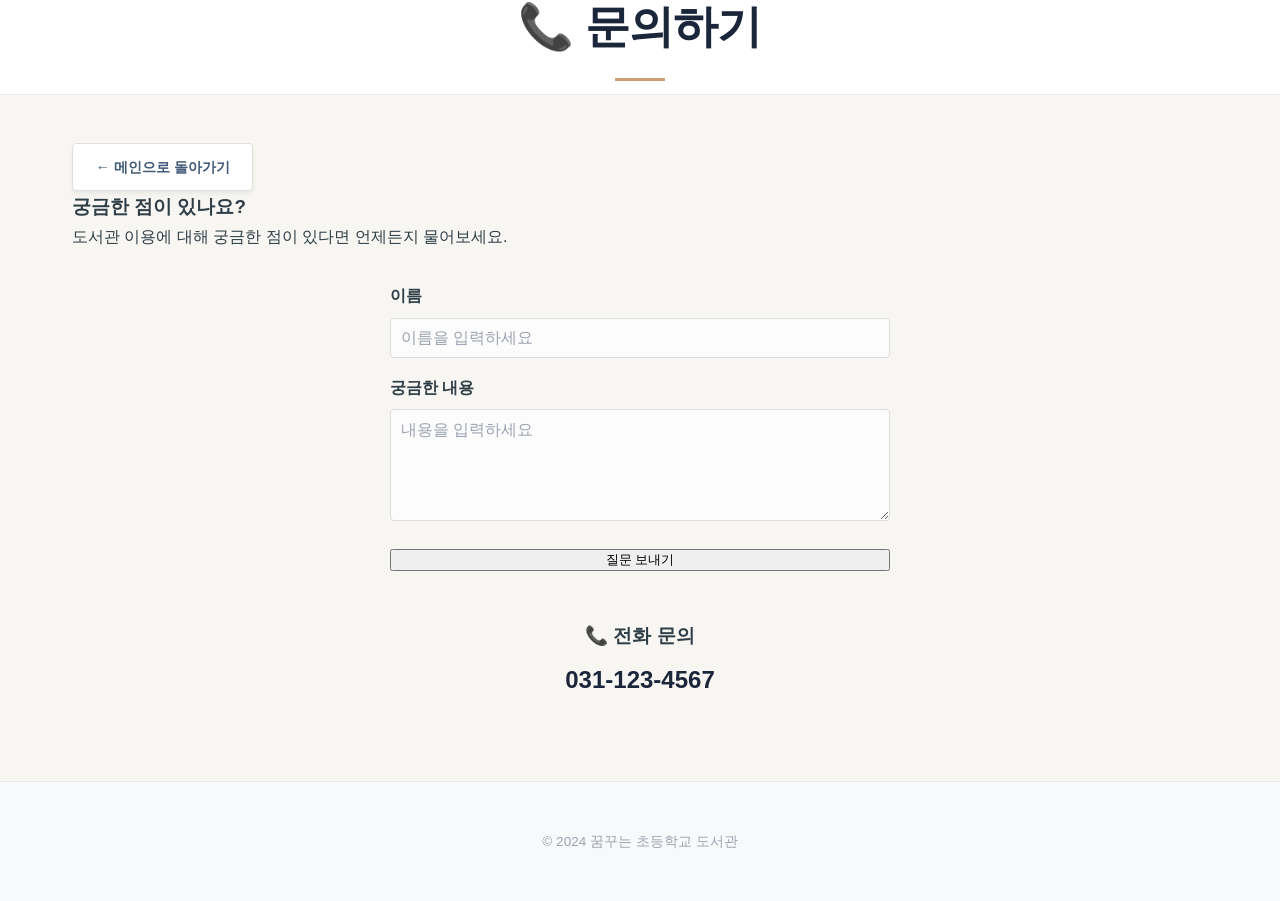
<file: contact.html>
<!DOCTYPE html>
<html lang="ko">

<head>
    <meta charset="UTF-8">
    <meta name="viewport" content="width=device-width, initial-scale=1.0">
    <title>문의하기 - 꿈꾸는 도서관</title>
    <link rel="stylesheet" href="style.css">
</head>

<body>
    <header>
        <h1>📞 문의하기</h1>
    </header>
    <div class="container">
        <a href="index.html" class="back-link">← 메인으로 돌아가기</a>
        <section class="page-content">
            <div class="hero">
                <h3>궁금한 점이 있나요?</h3>
                <p>도서관 이용에 대해 궁금한 점이 있다면 언제든지 물어보세요.</p>
                <div
                    style="margin-top: 2rem; max-width: 500px; margin-left: auto; margin-right: auto; text-align: left;">
                    <label style="display: block; margin-bottom: 0.5rem; font-weight: bold;">이름</label>
                    <input type="text" placeholder="이름을 입력하세요"
                        style="width: 100%; padding: 10px; margin-bottom: 1rem; border: 1px solid #ddd; border-radius: 4px;">

                    <label style="display: block; margin-bottom: 0.5rem; font-weight: bold;">궁금한 내용</label>
                    <textarea rows="5" placeholder="내용을 입력하세요"
                        style="width: 100%; padding: 10px; margin-bottom: 1rem; border: 1px solid #ddd; border-radius: 4px;"></textarea>

                    <button class="btn" style="width: 100%;">질문 보내기</button>
                </div>
            </div>
            <div style="text-align: center; margin-top: 3rem;">
                <h3>📞 전화 문의</h3>
                <p style="font-size: 1.5rem; color: var(--primary-color); font-weight: bold; margin-top: 0.5rem;">
                    031-123-4567</p>
            </div>
        </section>
    </div>
    <footer>
        <p>&copy; 2024 꿈꾸는 초등학교 도서관</p>
    </footer>
</body>

</html>
</file>
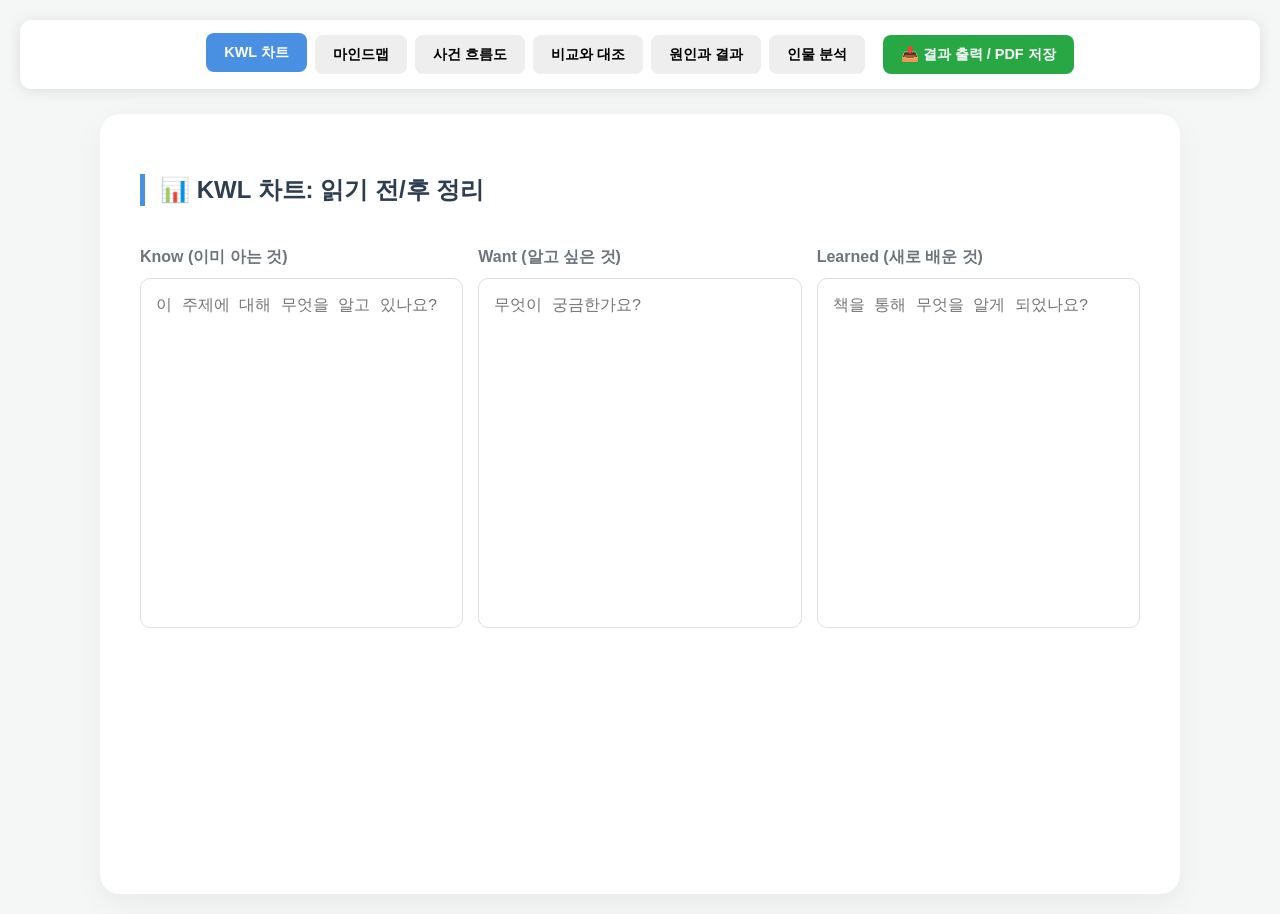
<file: graphicorganize_01.html>
<!DOCTYPE html>
<html lang="ko">
<head>
    <meta charset="UTF-8">
    <meta name="viewport" content="width=device-width, initial-scale=1.0">
    <title>중학생용 독서 전략 통합 워크시트</title>
    <style>
        :root {
            --primary: #4a90e2;
            --secondary: #6c757d;
            --success: #28a745;
            --bg: #f4f7f6;
        }

        body { font-family: 'Pretendard', -apple-system, sans-serif; background: var(--bg); margin: 0; padding: 20px; color: #333; }
        
        /* 메뉴 상단바 */
        .nav-menu { 
            position: sticky; top: 0; background: white; padding: 15px; 
            box-shadow: 0 2px 15px rgba(0,0,0,0.1); display: flex; 
            justify-content: center; gap: 8px; flex-wrap: wrap; z-index: 1000;
            border-radius: 12px; margin-bottom: 25px;
        }
        
        .nav-menu button { 
            padding: 10px 18px; border: none; border-radius: 8px; 
            background: #eee; cursor: pointer; font-weight: 600; transition: all 0.2s;
            font-size: 0.9rem;
        }
        
        .nav-menu button.active { background: var(--primary); color: white; transform: translateY(-2px); }
        .nav-menu button:hover { background: #e0e0e0; }
        .nav-menu button.print-btn { background: var(--success); color: white; margin-left: 10px; }

        .workspace { max-width: 1000px; margin: 0 auto; background: white; padding: 40px; border-radius: 20px; min-height: 700px; box-shadow: 0 10px 30px rgba(0,0,0,0.05); }
        
        .tool-content { display: none; animation: fadeIn 0.4s ease; }
        .tool-content.active { display: block; }

        @keyframes fadeIn { from { opacity: 0; transform: translateY(10px); } to { opacity: 1; transform: translateY(0); } }

        h2 { border-left: 5px solid var(--primary); padding-left: 15px; margin-bottom: 25px; color: #2c3e50; }
        h3 { font-size: 1rem; color: var(--secondary); margin-bottom: 10px; }
        
        textarea { width: 100%; border: 1.5px solid #e0e0e0; border-radius: 10px; padding: 15px; resize: none; font-size: 1rem; box-sizing: border-box; line-height: 1.5; }
        textarea:focus { border-color: var(--primary); outline: none; background: #fafafa; }

        /* 1. KWL 레이아웃 */
        .kwl-grid { display: grid; grid-template-columns: repeat(3, 1fr); gap: 15px; }

        /* 2. 마인드맵 레이아웃 */
        .mindmap-grid { display: grid; grid-template-columns: 1fr 1.2fr 1fr; gap: 20px; align-items: center; }
        .center-box { border: 2px dashed var(--primary); background: #f0f7ff; height: 120px; }

        /* 3. 흐름도 레이아웃 */
        .flow-container { display: flex; flex-direction: column; align-items: center; gap: 10px; }
        .arrow { font-size: 20px; color: #ccc; font-weight: bold; }

        /* 4. 벤다이어그램 레이아웃 */
        .venn-wrapper { display: flex; justify-content: center; position: relative; height: 380px; margin-top: 20px; }
        .venn-circle { width: 320px; height: 320px; border: 2px solid var(--primary); border-radius: 50%; padding: 50px; position: absolute; box-sizing: border-box; }
        .circle-a { left: 150px; background: rgba(74, 144, 226, 0.1); }
        .circle-b { right: 150px; background: rgba(243, 156, 18, 0.1); border-color: #f39c12; }

        /* 5. 원인/결과 & 6. 인물분석 */
        .split-grid { display: grid; grid-template-columns: 1fr 1fr; gap: 20px; }

        /* 인쇄 설정 */
        @media print {
            .nav-menu { display: none; }
            body { background: white; padding: 0; }
            .workspace { box-shadow: none; width: 100%; padding: 0; }
            .tool-content { display: block !important; page-break-after: always; border-bottom: 1px solid #eee; padding-bottom: 50px; }
            textarea { border: 1px solid #000; }
        }
    </style>
</head>
<body>

<div class="nav-menu">
    <button onclick="openTab('kwl')" id="btn-kwl" class="active">KWL 차트</button>
    <button onclick="openTab('mindmap')" id="btn-mindmap">마인드맵</button>
    <button onclick="openTab('flow')" id="btn-flow">사건 흐름도</button>
    <button onclick="openTab('venn')" id="btn-venn">비교와 대조</button>
    <button onclick="openTab('cause')" id="btn-cause">원인과 결과</button>
    <button onclick="openTab('char')" id="btn-char">인물 분석</button>
    <button class="print-btn" onclick="window.print()">📥 결과 출력 / PDF 저장</button>
</div>

<div class="workspace">
    <div id="kwl" class="tool-content active">
        <h2>📊 KWL 차트: 읽기 전/후 정리</h2>
        <div class="kwl-grid">
            <div>
                <h3>Know (이미 아는 것)</h3>
                <textarea style="height: 350px;" placeholder="이 주제에 대해 무엇을 알고 있나요?"></textarea>
            </div>
            <div>
                <h3>Want (알고 싶은 것)</h3>
                <textarea style="height: 350px;" placeholder="무엇이 궁금한가요?"></textarea>
            </div>
            <div>
                <h3>Learned (새로 배운 것)</h3>
                <textarea style="height: 350px;" placeholder="책을 통해 무엇을 알게 되었나요?"></textarea>
            </div>
        </div>
    </div>

    <div id="mindmap" class="tool-content">
        <h2>🧠 마인드맵: 생각 확장하기</h2>
        <div class="mindmap-grid">
            <textarea placeholder="핵심 키워드 1" style="height: 100px;"></textarea>
            <textarea class="center-box" placeholder="중심 주제 (책 제목)"></textarea>
            <textarea placeholder="핵심 키워드 2" style="height: 100px;"></textarea>
            <textarea placeholder="핵심 키워드 3" style="height: 100px;"></textarea>
            <div style="text-align: center; color: #999;">연관된 생각을 뻗어나가세요</div>
            <textarea placeholder="핵심 키워드 4" style="height: 100px;"></textarea>
        </div>
    </div>

    <div id="flow" class="tool-content">
        <h2>🛤️ 사건 흐름도: 스토리 전개</h2>
        <div class="flow-container">
            <textarea placeholder="발단: 배경과 인물 소개" style="height: 80px;"></textarea>
            <div class="arrow">▼</div>
            <textarea placeholder="전개: 사건의 시작" style="height: 80px;"></textarea>
            <div class="arrow">▼</div>
            <textarea placeholder="절정: 갈등의 최고조" style="height: 80px;"></textarea>
            <div class="arrow">▼</div>
            <textarea placeholder="결말: 해결 및 교훈" style="height: 80px;"></textarea>
        </div>
    </div>

    <div id="venn" class="tool-content">
        <h2>⚖️ 비교와 대조 (벤다이어그램)</h2>
        <div class="venn-wrapper">
            <div class="venn-circle circle-a"><textarea placeholder="대상 A의 특징" style="height: 200px; background: transparent; border: none;"></textarea></div>
            <div class="venn-circle circle-b"><textarea placeholder="대상 B의 특징" style="height: 200px; background: transparent; border: none;"></textarea></div>
        </div>
        <p style="text-align: center; color: #666; margin-top: -30px;">※ 공통점은 겹치는 부분에, 차이점은 바깥쪽에 적으세요.</p>
    </div>

    <div id="cause" class="tool-content">
        <h2>🔍 원인과 결과 분석</h2>
        <div class="split-grid">
            <div>
                <h3>원인 (Why?)</h3>
                <textarea style="height: 300px;" placeholder="어떤 사건이나 행동의 원인을 적어보세요."></textarea>
            </div>
            <div>
                <h3>결과 (So What?)</h3>
                <textarea style="height: 300px;" placeholder="그로 인해 어떤 변화가 생겼나요?"></textarea>
            </div>
        </div>
    </div>

    <div id="char" class="tool-content">
        <h2>👤 인물 분석 스파이더맵</h2>
        <div class="split-grid">
            <textarea style="height: 150px;" placeholder="인물의 성격/특징"></textarea>
            <textarea style="height: 150px;" placeholder="인물의 가치관/생각"></textarea>
            <textarea style="height: 150px;" placeholder="다른 인물과의 관계"></textarea>
            <textarea style="height: 150px;" placeholder="내가 본 이 인물의 장단점"></textarea>
        </div>
    </div>
</div>

<script>
    function openTab(tabId) {
        // 모든 섹션 비활성화
        document.querySelectorAll('.tool-content').forEach(content => {
            content.classList.remove('active');
        });
        // 모든 버튼 비활성화
        document.querySelectorAll('.nav-menu button').forEach(btn => {
            btn.classList.remove('active');
        });
        
        // 선택한 섹션 및 버튼 활성화
        document.getElementById(tabId).classList.add('active');
        document.getElementById('btn-' + tabId).classList.add('active');
    }
</script>

</body>
</html>
</file>
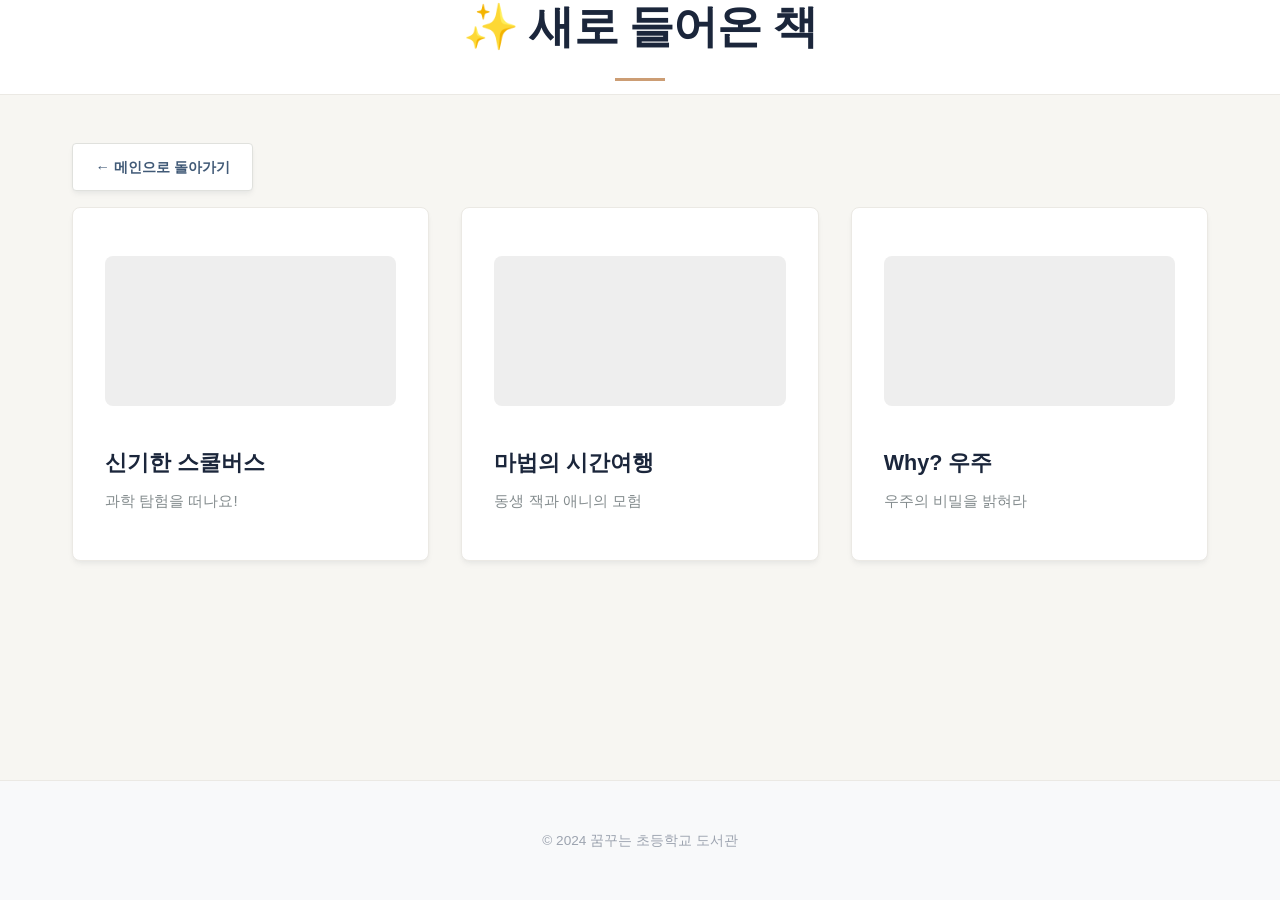
<file: new_arrivals.html>
<!DOCTYPE html>
<html lang="ko">

<head>
    <meta charset="UTF-8">
    <meta name="viewport" content="width=device-width, initial-scale=1.0">
    <title>신간 도서 - 꿈꾸는 도서관</title>
    <link rel="stylesheet" href="style.css">
</head>

<body>
    <header>
        <h1>✨ 새로 들어온 책</h1>
    </header>
    <div class="container">
        <a href="index.html" class="back-link">← 메인으로 돌아가기</a>
        <section class="page-content">
            <div class="menu-grid">
                <!-- Example Items -->
                <div class="menu-item" style="height: auto; align-items: start; text-align: left;">
                    <div style="width: 100%; height: 150px; background: #eee; border-radius: 8px; margin-bottom: 1rem;">
                    </div>
                    <h3>신기한 스쿨버스</h3>
                    <p>과학 탐험을 떠나요!</p>
                </div>
                <div class="menu-item" style="height: auto; align-items: start; text-align: left;">
                    <div style="width: 100%; height: 150px; background: #eee; border-radius: 8px; margin-bottom: 1rem;">
                    </div>
                    <h3>마법의 시간여행</h3>
                    <p>동생 잭과 애니의 모험</p>
                </div>
                <div class="menu-item" style="height: auto; align-items: start; text-align: left;">
                    <div style="width: 100%; height: 150px; background: #eee; border-radius: 8px; margin-bottom: 1rem;">
                    </div>
                    <h3>Why? 우주</h3>
                    <p>우주의 비밀을 밝혀라</p>
                </div>
            </div>
        </section>
    </div>
    <footer>
        <p>&copy; 2024 꿈꾸는 초등학교 도서관</p>
    </footer>
</body>

</html>
</file>
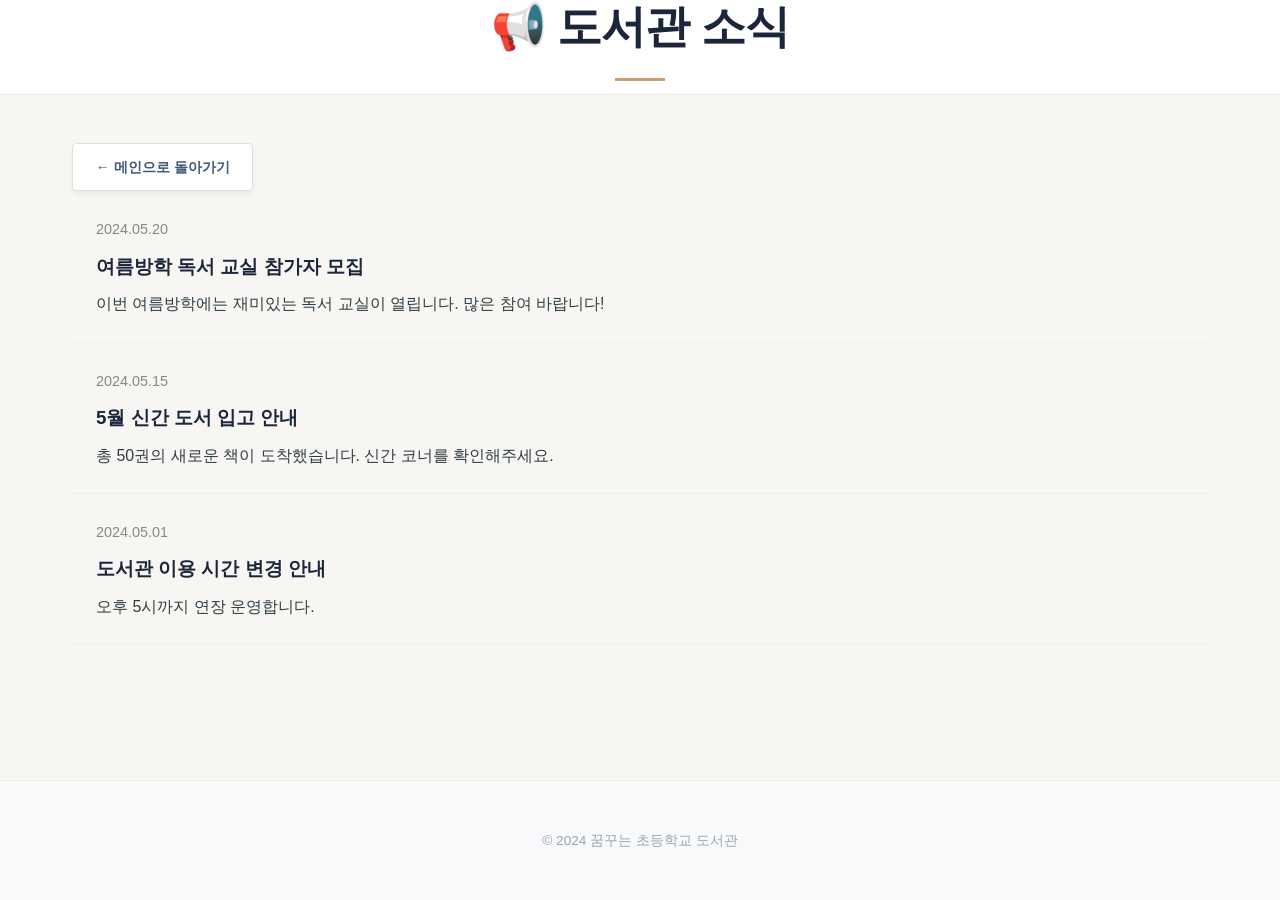
<file: notices.html>
<!DOCTYPE html>
<html lang="ko">

<head>
    <meta charset="UTF-8">
    <meta name="viewport" content="width=device-width, initial-scale=1.0">
    <title>공지사항 - 꿈꾸는 도서관</title>
    <link rel="stylesheet" href="style.css">
</head>

<body>
    <header>
        <h1>📢 도서관 소식</h1>
    </header>
    <div class="container">
        <a href="index.html" class="back-link">← 메인으로 돌아가기</a>
        <section class="page-content">
            <ul style="list-style: none;">
                <li style="padding: 1.5rem; border-bottom: 1px solid #eee;">
                    <span style="color: #888; font-size: 0.9rem;">2024.05.20</span>
                    <h3 style="margin-top: 0.5rem; color: var(--primary-color);">여름방학 독서 교실 참가자 모집</h3>
                    <p style="margin-top: 0.5rem;">이번 여름방학에는 재미있는 독서 교실이 열립니다. 많은 참여 바랍니다!</p>
                </li>
                <li style="padding: 1.5rem; border-bottom: 1px solid #eee;">
                    <span style="color: #888; font-size: 0.9rem;">2024.05.15</span>
                    <h3 style="margin-top: 0.5rem; color: var(--primary-color);">5월 신간 도서 입고 안내</h3>
                    <p style="margin-top: 0.5rem;">총 50권의 새로운 책이 도착했습니다. 신간 코너를 확인해주세요.</p>
                </li>
                <li style="padding: 1.5rem; border-bottom: 1px solid #eee;">
                    <span style="color: #888; font-size: 0.9rem;">2024.05.01</span>
                    <h3 style="margin-top: 0.5rem; color: var(--primary-color);">도서관 이용 시간 변경 안내</h3>
                    <p style="margin-top: 0.5rem;">오후 5시까지 연장 운영합니다.</p>
                </li>
            </ul>
        </section>
    </div>
    <footer>
        <p>&copy; 2024 꿈꾸는 초등학교 도서관</p>
    </footer>
</body>

</html>
</file>
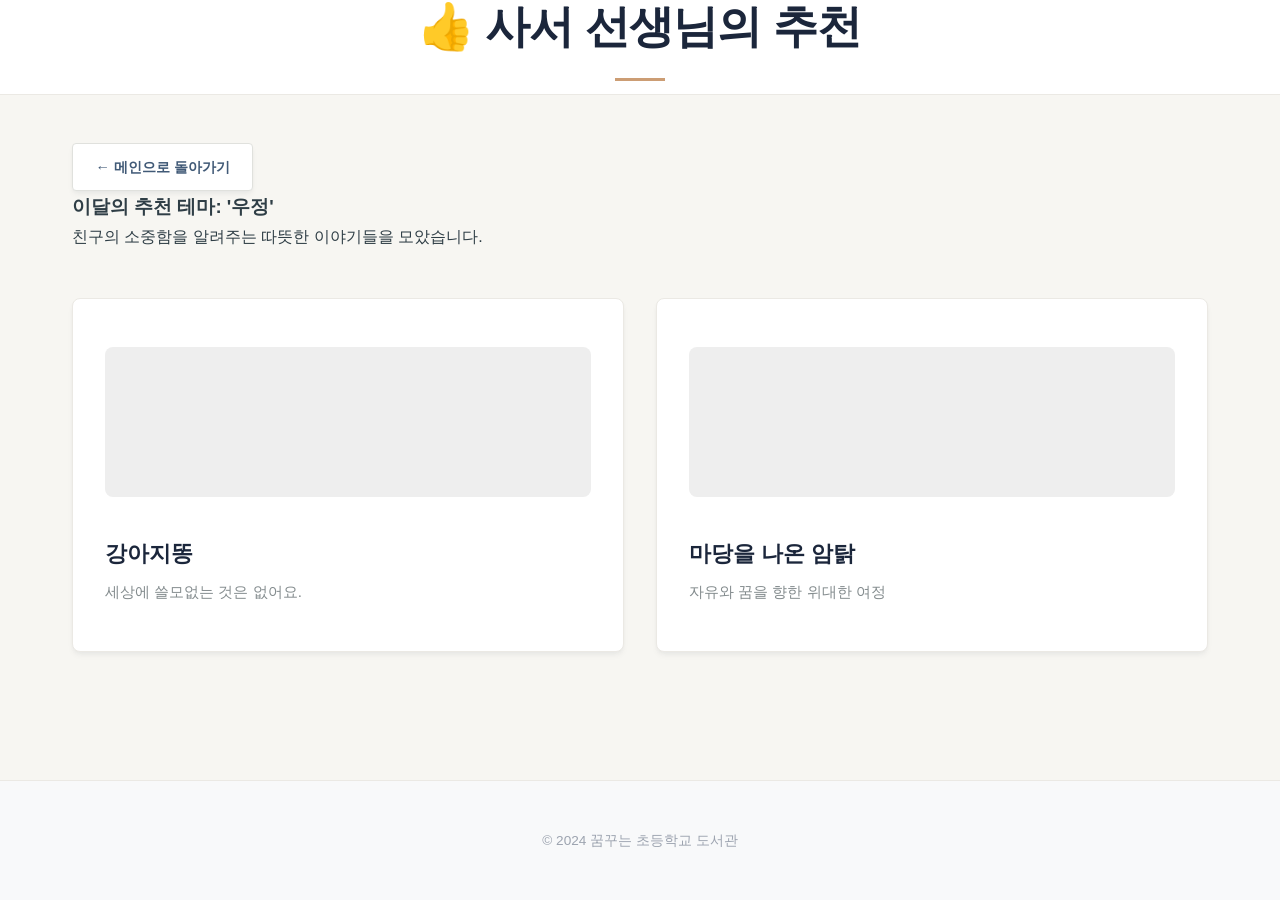
<file: recommended.html>
<!DOCTYPE html>
<html lang="ko">

<head>
    <meta charset="UTF-8">
    <meta name="viewport" content="width=device-width, initial-scale=1.0">
    <title>추천 도서 - 꿈꾸는 도서관</title>
    <link rel="stylesheet" href="style.css">
</head>

<body>
    <header>
        <h1>👍 사서 선생님의 추천</h1>
    </header>
    <div class="container">
        <a href="index.html" class="back-link">← 메인으로 돌아가기</a>
        <section class="page-content">
            <div class="hero" style="margin-bottom: 2rem;">
                <h3>이달의 추천 테마: '우정'</h3>
                <p>친구의 소중함을 알려주는 따뜻한 이야기들을 모았습니다.</p>
            </div>
            <div class="menu-grid">
                <div class="menu-item" style="height: auto; align-items: start; text-align: left;">
                    <div style="width: 100%; height: 150px; background: #eee; border-radius: 8px; margin-bottom: 1rem;">
                    </div>
                    <h3>강아지똥</h3>
                    <p>세상에 쓸모없는 것은 없어요.</p>
                </div>
                <div class="menu-item" style="height: auto; align-items: start; text-align: left;">
                    <div style="width: 100%; height: 150px; background: #eee; border-radius: 8px; margin-bottom: 1rem;">
                    </div>
                    <h3>마당을 나온 암탉</h3>
                    <p>자유와 꿈을 향한 위대한 여정</p>
                </div>
            </div>
        </section>
    </div>
    <footer>
        <p>&copy; 2024 꿈꾸는 초등학교 도서관</p>
    </footer>
</body>

</html>
</file>
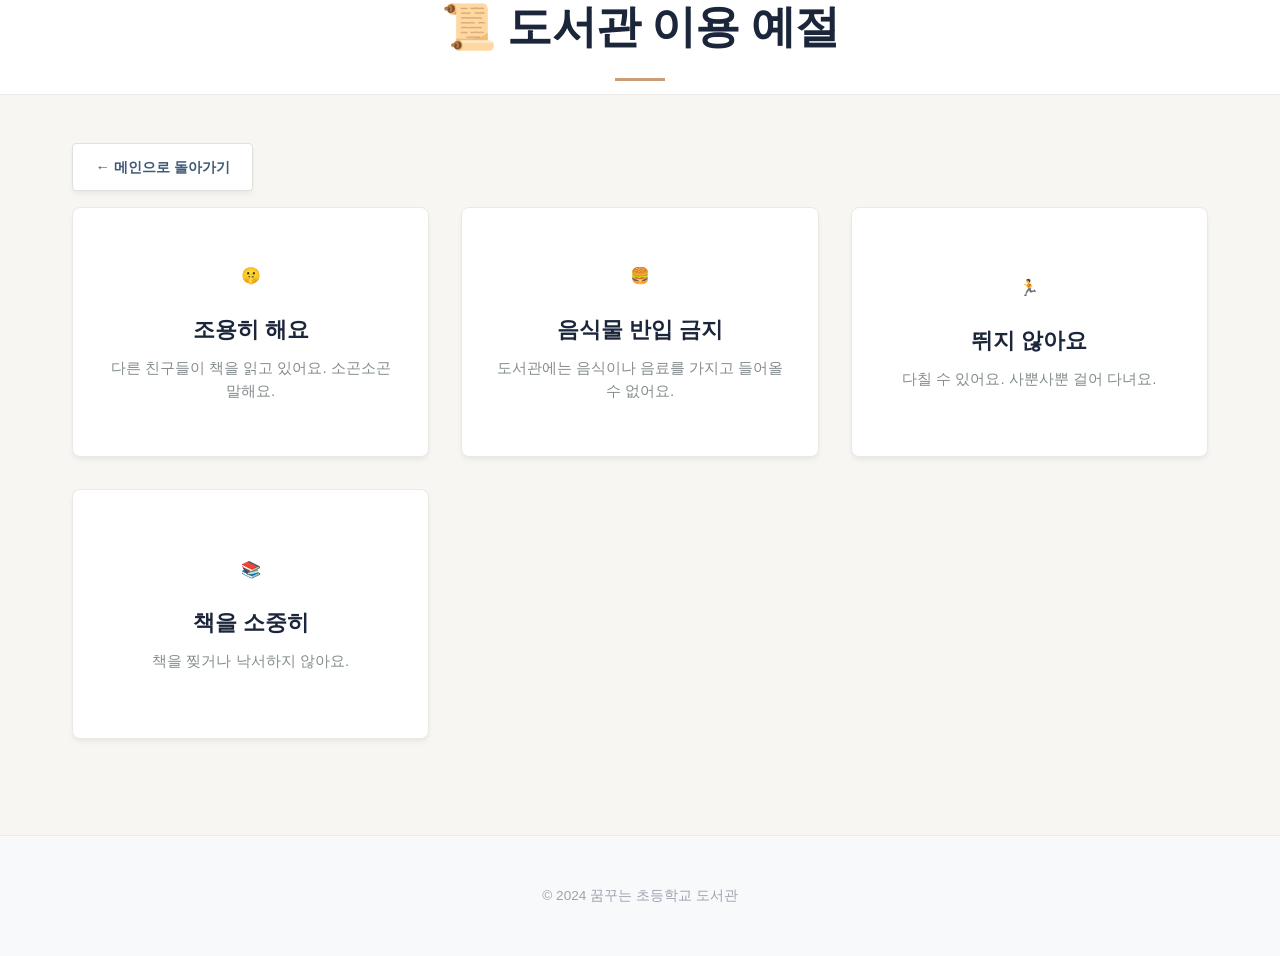
<file: rules.html>
<!DOCTYPE html>
<html lang="ko">

<head>
    <meta charset="UTF-8">
    <meta name="viewport" content="width=device-width, initial-scale=1.0">
    <title>이용 예절 - 꿈꾸는 도서관</title>
    <link rel="stylesheet" href="style.css">
</head>

<body>
    <header>
        <h1>📜 도서관 이용 예절</h1>
    </header>
    <div class="container">
        <a href="index.html" class="back-link">← 메인으로 돌아가기</a>
        <section class="page-content">
            <div class="menu-grid">
                <div class="menu-item" style="cursor: default; transform: none; box-shadow: var(--shadow-sm);">
                    <span>🤫</span>
                    <h3>조용히 해요</h3>
                    <p>다른 친구들이 책을 읽고 있어요. 소곤소곤 말해요.</p>
                </div>
                <div class="menu-item" style="cursor: default; transform: none; box-shadow: var(--shadow-sm);">
                    <span>🍔</span>
                    <h3>음식물 반입 금지</h3>
                    <p>도서관에는 음식이나 음료를 가지고 들어올 수 없어요.</p>
                </div>
                <div class="menu-item" style="cursor: default; transform: none; box-shadow: var(--shadow-sm);">
                    <span>🏃</span>
                    <h3>뛰지 않아요</h3>
                    <p>다칠 수 있어요. 사뿐사뿐 걸어 다녀요.</p>
                </div>
                <div class="menu-item" style="cursor: default; transform: none; box-shadow: var(--shadow-sm);">
                    <span>📚</span>
                    <h3>책을 소중히</h3>
                    <p>책을 찢거나 낙서하지 않아요.</p>
                </div>
            </div>
        </section>
    </div>
    <footer>
        <p>&copy; 2024 꿈꾸는 초등학교 도서관</p>
    </footer>
</body>

</html>
</file>
<file: style.css>
:root {

  /* Print Optimization (A4 Fit) */
  @media print {
    @page {
      size: A4;
      margin: 10mm;
    }

    /* Hide Non-Essential Elements */
    .sidebar,
    .page-header-actions,
    .submit-btn,
    .page-header-actions button,
    .page-header-actions a,
    header button,
    header a,
    .node-actions,
    iframe,
    #globalSubmitBtn,
    #studentInfoPanel button,
    .sidebar-footer,
    #admin-login-trigger,
    .admin-login-trigger,
    footer {
      display: none !important;
    }

    /* Reset Layout */
    body,
    html {
      width: 100%;
      margin: 0;
      padding: 0;
      background: white !important;
      -webkit-print-color-adjust: exact;
      print-color-adjust: exact;
    }

    .main-layout {
      display: block;
      width: 100%;
    }

    /* Content Scaling */
    .container,
    .workspace,
    .canvas-wrapper {
      width: 100% !important;
      max-width: 100% !important;
      margin: 0 !important;
      padding: 0 !important;
      box-shadow: none !important;
      border: none !important;
    }

    /* Auto-fit Scale for wider content */
    body {
      zoom: 90%;
    }

    /* Ensure Inputs are visible (Print values) */
    input,
    textarea {
      border: 1px solid #eee;
      /* Light border */
      background: transparent;
      resize: none;
      font-size: 11pt;
    }
  }

  /* --- Beige & Navy Premium Theme Variables --- */
  --primary-color: #1B263B;
  /* Deep Classic Navy */
  --secondary-color: #415A77;
  /* Softer Blue-Grey */
  --accent-color: #C08552;
  /* Warm Leather/Gold tone for subtle highlights */

  --bg-color: #F7F6F2;
  /* Warm Creamy Beige */
  --card-bg: #FFFFFF;
  --header-bg: #FFFFFF;

  --text-color: #2F3E46;
  /* Dark Charcoal with Navy tint */
  --text-muted: #848c8e;

  --font-main: 'SUIT',
  -apple-system,
  BlinkMacSystemFont,
  "Segoe UI",
  Roboto,
  "Helvetica Neue",
  Arial,
  sans-serif;

  /* Soft, Warm Shadows */
  --shadow-sm: 0 4px 6px -1px rgba(27, 38, 59, 0.05),
  0 2px 4px -1px rgba(27, 38, 59, 0.03);
  --shadow-md: 0 10px 15px -3px rgba(27, 38, 59, 0.08),
  0 4px 6px -2px rgba(27, 38, 59, 0.04);
  --shadow-lg: 0 20px 25px -5px rgba(27, 38, 59, 0.08),
  0 10px 10px -5px rgba(27, 38, 59, 0.03);
  --shadow-hover: 0 20px 30px -10px rgba(27, 38, 59, 0.15);

  --radius: 8px;
  /* Slightly more squared for "Classic" feel */
  --transition: all 0.3s cubic-bezier(0.4, 0, 0.2, 1);
}

* {
  box-sizing: border-box;
  margin: 0;
  padding: 0;
}

body {
  font-family: var(--font-main);
  background: var(--bg-color);
  color: var(--text-color);
  line-height: 1.7;
  display: flex;
  flex-direction: column;
  min-height: 100vh;
  -webkit-font-smoothing: antialiased;
}

/* Header (Classic Premium) */
header {
  background: var(--header-bg);
  padding: 0;
  text-align: center;
  margin-bottom: 3rem;
  border-bottom: 1px solid #EBE9E4;
  position: relative;
  overflow: hidden;
}

/* Top Bar - Navy */
.header-top-bar {
  background: var(--primary-color);
  padding: 10px 2rem;
  text-align: left;
  display: flex;
  align-items: center;
}

.brand-label {
  font-size: 0.85rem;
  font-weight: 600;
  color: #E0E1DD;
  /* Off-white text */
  letter-spacing: 0.05em;
  text-transform: uppercase;
  font-family: var(--font-main);
}

/* Hero Section */
.header-main {
  padding: 4.5rem 1rem 4rem;
  background: linear-gradient(to bottom, #FFFFFF 0%, #F7F6F2 100%);
}

header h1 {
  font-size: 2.8rem;
  margin-bottom: 0.8rem;
  font-weight: 700;
  color: var(--primary-color);
  letter-spacing: -0.02em;
  line-height: 1.2;
  font-family: var(--font-main);
}

header p {
  font-size: 1.2rem;
  color: var(--secondary-color);
  font-weight: 400;
  margin-top: 0.8rem;
  font-family: 'Suit', serif;
}

/* Refined Underline Accent */
header h1::after {
  content: '';
  display: block;
  width: 50px;
  height: 3px;
  background: var(--accent-color);
  margin: 24px auto 0;
  opacity: 0.8;
}

/* Container */
.container {
  max-width: 1200px;
  margin: 0 auto;
  padding: 0 2rem 5rem;
  width: 100%;
  flex: 1;
}

/* Navigation Grid */
.menu-grid {
  display: grid;
  grid-template-columns: repeat(auto-fit, minmax(280px, 1fr));
  gap: 2rem;
  padding: 1rem 0;
}

.menu-item {
  background: var(--card-bg);
  border-radius: var(--radius);
  padding: 3rem 2rem;
  text-align: center;
  text-decoration: none;
  color: var(--text-color);
  transition: var(--transition);
  box-shadow: var(--shadow-sm);
  border: 1px solid #EBE9E4;
  position: relative;
  overflow: hidden;
  display: flex;
  flex-direction: column;
  align-items: center;
  justify-content: center;
  height: 250px;
}

/* Hover Effects */
.menu-item:hover {
  transform: translateY(-6px);
  box-shadow: var(--shadow-hover);
  border-color: var(--secondary-color);
}

.menu-item h3 {
  font-size: 1.35rem;
  margin: 1.4rem 0 0.5rem;
  font-weight: 700;
  color: var(--primary-color);
  transition: color 0.2s;
}

.menu-item:hover h3 {
  color: var(--accent-color);
}

.menu-item .icon {
  font-size: 3.8rem;
  margin-bottom: 0.5rem;
  display: block;
  color: var(--secondary-color);
  transition: transform 0.3s cubic-bezier(0.34, 1.56, 0.64, 1), color 0.3s;
}

.menu-item:hover .icon {
  transform: scale(1.05);
  color: var(--primary-color);
}

.menu-item p {
  font-size: 0.95rem;
  color: var(--text-muted);
  line-height: 1.5;
}

/* Page Headers */
.page-header-actions {
  display: flex;
  justify-content: space-between;
  align-items: center;
  margin-bottom: 2rem;
  flex-wrap: wrap;
  gap: 15px;
}

.back-link {
  display: inline-flex;
  align-items: center;
  padding: 0.7rem 1.4rem;
  background: white;
  color: var(--secondary-color);
  border-radius: 4px;
  /* Less rounded for classic look */
  text-decoration: none;
  font-weight: 600;
  box-shadow: var(--shadow-sm);
  transition: var(--transition);
  border: 1px solid #E0E1DD;
  font-size: 0.9rem;
}

.back-link:hover {
  color: var(--primary-color);
  border-color: var(--primary-color);
  box-shadow: var(--shadow-md);
  transform: translateX(-2px);
}

/* Workspace */
.workspace {
  background: white;
  padding: 4rem;
  border-radius: 12px;
  box-shadow: 0 1px 3px rgba(0, 0, 0, 0.05);
  min-height: 600px;
  border: 1px solid #EBE9E4;
}

h2 {
  color: var(--primary-color);
  margin-bottom: 25px;
  font-weight: 700;
  border-left: 4px solid var(--accent-color);
  padding-left: 15px;
}

/* Forms & Inputs (Classic) */
textarea,
input[type="text"],
input[type="date"],
input[type="password"] {
  width: 100%;
  border: 1px solid #D1D5DB;
  /* Neutral grey border */
  border-radius: 6px;
  padding: 12px 16px;
  font-family: inherit;
  font-size: 1rem;
  color: #374151;
  background: #FCFCFD;
  transition: var(--transition);
}

textarea:focus,
input:focus {
  border-color: var(--primary-color);
  background: white;
  outline: none;
  box-shadow: 0 0 0 3px rgba(27, 38, 59, 0.1);
}

::placeholder {
  color: #9CA3AF;
}

/* Buttons */
.btn-primary {
  background: var(--primary-color);
  color: white;
  border: none;
  border-radius: 6px;
  padding: 12px 24px;
  font-size: 0.95rem;
  font-weight: 600;
  cursor: pointer;
  transition: var(--transition);
  box-shadow: 0 4px 6px rgba(27, 38, 59, 0.2);
}

.btn-primary:hover {
  background: #101928;
  /* Darker Navy */
  transform: translateY(-2px);
  box-shadow: 0 6px 12px rgba(27, 38, 59, 0.3);
}

/* Layout Grids */
.kwl-grid {
  display: grid;
  grid-template-columns: repeat(3, 1fr);
  gap: 25px;
}

.mindmap-grid {
  display: grid;
  grid-template-columns: 1fr 1.2fr 1fr;
  gap: 30px;
  align-items: center;
}

.split-grid {
  display: grid;
  grid-template-columns: 1fr 1fr;
  gap: 30px;
}

.center-box {
  border: 2px dashed var(--secondary-color);
  background: #F8F9FA;
  display: flex;
  align-items: center;
  justify-content: center;
  height: 140px;
  border-radius: 8px;
  color: var(--primary-color);
  font-weight: 600;
}

/* Modal */
.modal-overlay {
  position: fixed;
  top: 0;
  left: 0;
  width: 100%;
  height: 100%;
  background: rgba(27, 38, 59, 0.5);
  backdrop-filter: blur(2px);
  display: flex;
  align-items: center;
  justify-content: center;
  visibility: hidden;
  opacity: 0;
  transition: 0.3s;
  z-index: 2000;
}

.modal-overlay.active {
  visibility: visible;
  opacity: 1;
}

.login-modal {
  background: white;
  padding: 3rem;
  border-radius: 12px;
  width: 90%;
  max-width: 400px;
  box-shadow: 0 25px 50px -12px rgba(0, 0, 0, 0.25);
  text-align: center;
  border-top: 4px solid var(--primary-color);
}

.close-modal {
  margin-top: 20px;
  background: none;
  border: none;
  color: #9CA3AF;
  cursor: pointer;
  font-size: 0.9rem;
  font-weight: 500;
  transition: color 0.2s;
}

.close-modal:hover {
  color: var(--accent-color);
}

/* Admin Button (Floating) */
.admin-login-trigger {
  position: fixed;
  bottom: 30px;
  left: 30px;
  background: white;
  color: var(--secondary-color);
  border: 1px solid #E5E7EB;
  padding: 10px 20px;
  border-radius: 4px;
  font-weight: 600;
  font-size: 0.85rem;
  cursor: pointer;
  box-shadow: var(--shadow-md);
  transition: var(--transition);
  z-index: 900;
}

.admin-login-trigger:hover {
  transform: translateY(-2px);
  color: var(--primary-color);
  border-color: var(--primary-color);
}

/* Footer */
footer {
  text-align: center;
  padding: 3rem 0;
  color: #9CA3AF;
  font-size: 0.85rem;
  background: #F8F9FA;
  border-top: 1px solid #EBE9E4;
}

/* Mobile */
@media (max-width: 768px) {

  header h1 {
    font-size: 2rem;
  }

  .container {
    padding: 0 1.5rem 2rem;
  }

  .kwl-grid,
  .mindmap-grid,
  .split-grid {
    grid-template-columns: 1fr;
  }
}
</file>
